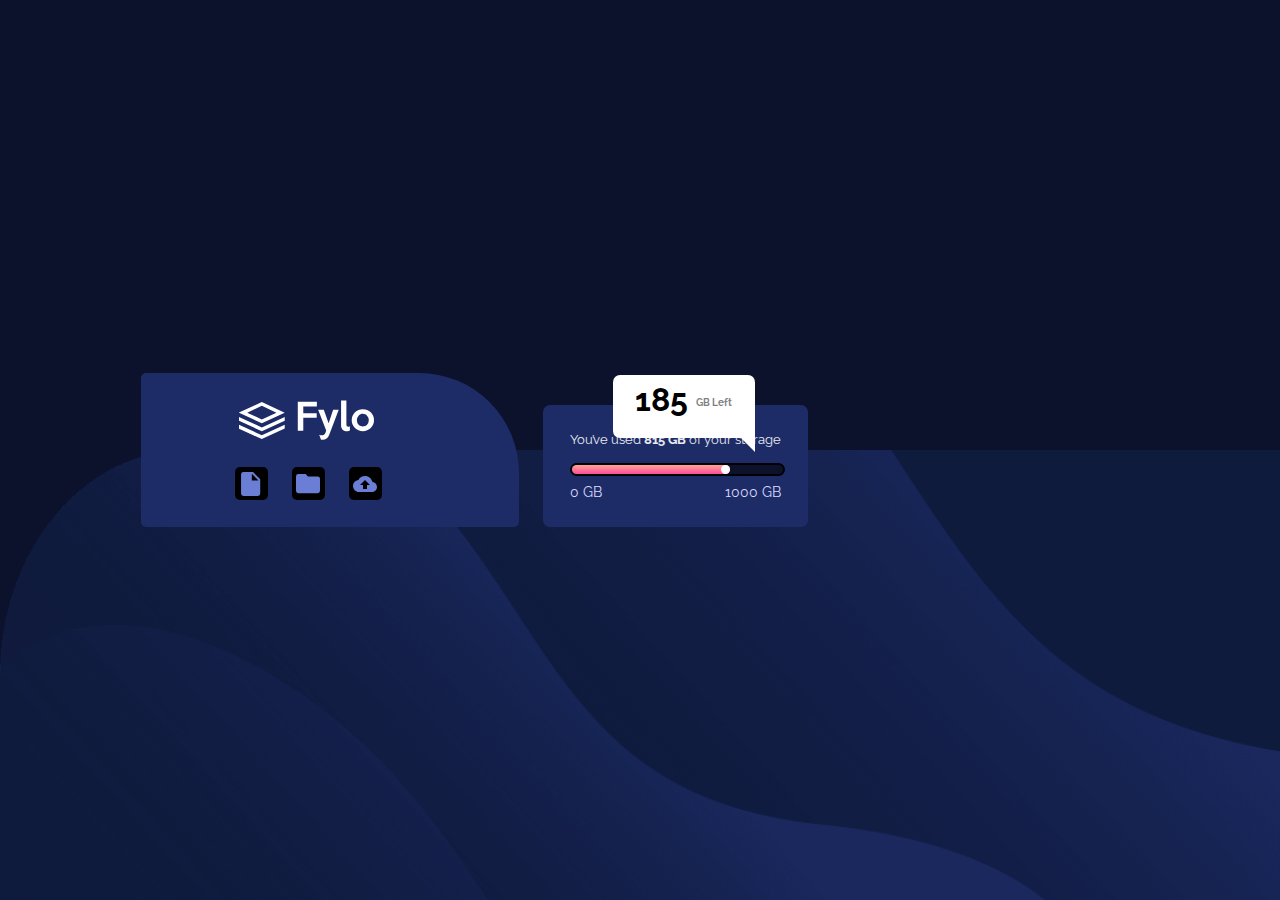
<file: index.html>
<!DOCTYPE html>
<html lang="en">
<head>
  <meta charset="UTF-8">
  <meta name="viewport" content="width=device-width, initial-scale=1.0"> 

  <link rel="icon" type="image/png" sizes="32x32" href="./images/favicon-32x32.png">
  <link rel="stylesheet" href="style.css"/>
  
  <title>Frontend Mentor | Fylo data storage component</title>
</head>
<body>
    <div class="container">
        <div class="icon-container">
            <div class="logo">
                <img src="./images/logo.svg" alt="logo"/>
            </div>
            <div class="icons">
                <div class="document marg bg">
                    <img src="./images/icon-document.svg" alt="document"/>
                </div>
                <div class="folder marg bg">
                    <img src="./images/icon-folder.svg" alt="folder"/>
                </div>
                <div class="upload marg bg">
                    <img src="./images/icon-upload.svg" alt="upload"/>
                </div>
            </div>

        </div>
        <div class="text-container">
            <div class="message">
                You’ve used <span class="number">815 GB</span> of your storage
            </div>
            <div class="progress-container">
                <div class="bar-container">
                    <div class="inside-bar">
                        <div class="circle"></div>
                    </div>
                </div>
                <div class="git">
                    <div>0 GB</div>
                    <div>1000 GB</div>
                </div>
                <div class="left-value">
                    <div class="triangle">
                    185 <span>GB Left</span>
                </div>
                </div>
            </div>
        </div>
    </div>  
</body>
</html>
</file>
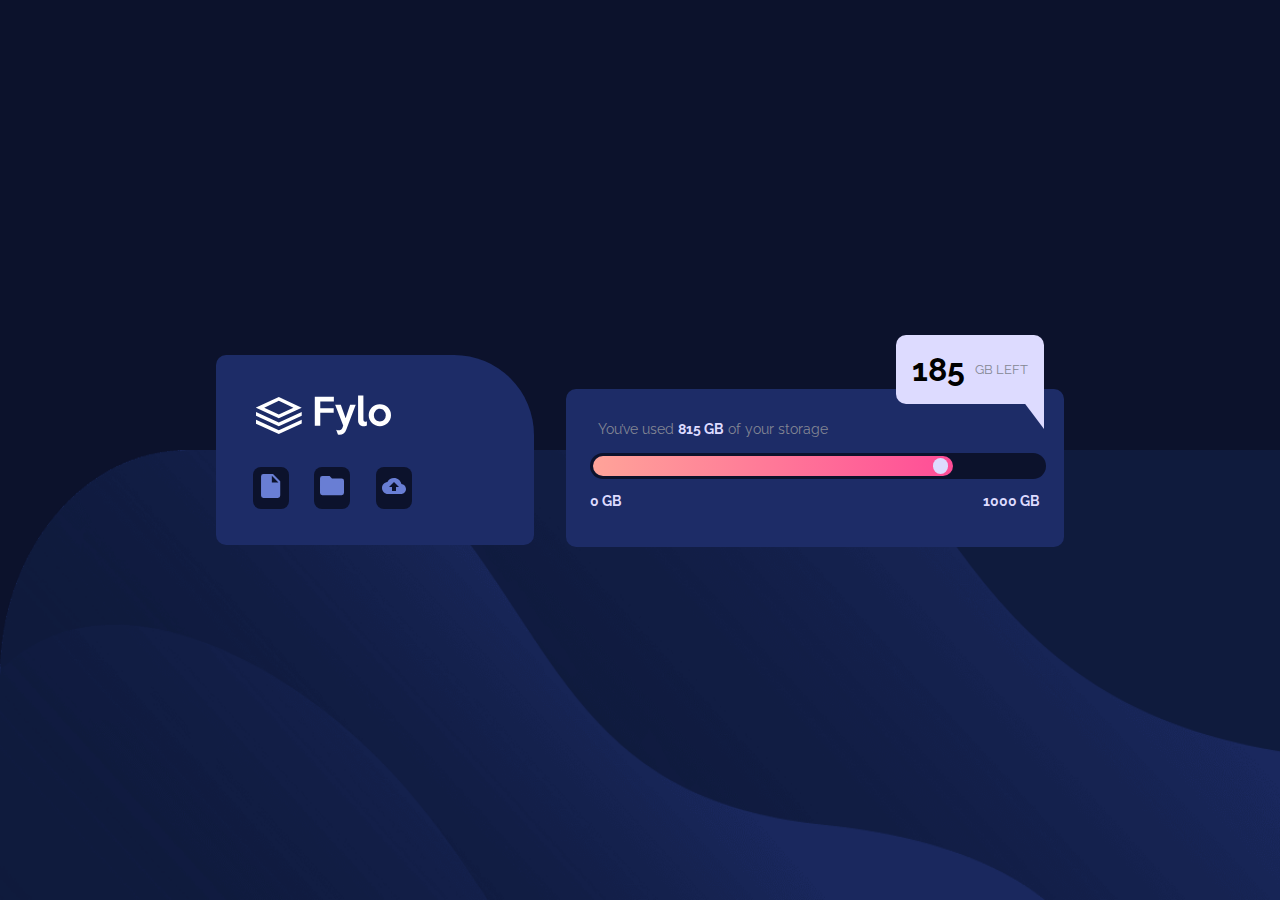
<file: index2.html>
<!DOCTYPE html>
<html lang="en">
<head>
    <meta charset="UTF-8">
    <meta http-equiv="X-UA-Compatible" content="IE=edge">
    <meta name="viewport" content="width=device-width, initial-scale=1.0">
    <link rel="stylesheet" href="index2.css">
    <title>Document</title>
</head>
<body>
    <div class="wrapper">
        <div class="content-media">
          <div class="logo">
            <img src="images/logo.svg" alt="logo">
          </div>
          <div class="options">
            <ul>
              <li>
                <a href="#">
                  <img src="images/icon-document.svg" alt="icon-document">
                </a>
              </li>
              <li>
                <a href="#">
                  <img src="images/icon-folder.svg" alt="icon-folder">
                </a>
              </li>
              <li>
                <a href="#">
                  <img src="images/icon-upload.svg" alt="icon-upload">
                </a>
              </li>
            </ul>
            
          </div>
        </div> <!--end content media-->
        <div class="content-progress">
          <div class="text">You’ve used <strong>815 GB</strong> of your storage</div>
          <div class="progress-container">
           
            <div class="progress-bar">
              <div class="content">
                <div class="circle"></div> <!--maybe-->
              </div>
            </div>
            <div class="gigas">
              <p>0 GB</p>
              <p>1000 GB</p>
            </div>
          </div>
          <div class="alert">
            185 <small>GB Left</small>
          </div>
        </div> <!--end content progress-->
</body>
</html>
</file>
<file: style.css>
@import url('https://fonts.googleapis.com/css2?family=Raleway:wght@400;700&display=swap');
*{
    margin: 0;
    padding: 0;
}




body {
    background-image: url(./images/bg-desktop.png);
    background-color: hsl(229, 57%, 11%);
    background-repeat: no-repeat;
    background-position: center bottom;
    background-size: 100% 50%;
    /* height: 100%;
     */
    display: flex;
    align-items: center;
    justify-content: center;
    height: 100vh;
    font-family: 'Raleway', sans-serif;;
    font-size: 14px;

}
.container {
    width: 78%;
    display: flex;
    gap: 1.5rem;
}
.icon-container {
    display: flex;
    flex-direction: column;
    justify-content: center;
    align-items: center;
    background-color: hsl(228, 56%, 26%);
    border-radius: 5px 100px 5px 5px;
    width: 30%;
    padding: 1.7rem 3.9rem 1.7rem 1rem;
}

.icons {
    display: flex;
    flex-direction: row;
    justify-content: center;
    align-items: center;
    margin-left: 1.7rem;
}
/* .bg {
    ba
} */
.marg {
    margin-right: 1.5rem;
    margin-top: 1.5rem;
    background-color: black;
    width: 33px;
    height: 33px;
    display: flex;
    justify-content: center;
    align-items: center;
    border-radius: 5px;
    
}
.text-container {
    background-color: hsl(228, 56%, 26%);
    max-width: 750px;
    /* display: flex;
    flex-direction: column;
    justify-content: flex-end;
    align-items: center; */
    /* margin-top: 4rem; */
    position: relative;
    align-self: flex-end;
    padding: 1.7rem;
    border-radius: 7px;
    /* 
    justify-self: ; */
}
.message {
    /* margin-top: 2.4rem; */
    margin-bottom: 1rem;
    color: white;
    opacity: .9;
    font-size: 13px;
   
}
 .text-container .message .number  {
    font-weight: 700;
}
.bar-container {
    width: 100%;
    /* height: -50px; */
    border: 2px solid;
    padding: .001rem 0;
    border-radius: 10px;
    background-color: hsl(229, 57%, 11%);
}
 .bar-container  .inside-bar {
    width: 75%;
    height: 70%;
    background-image: linear-gradient(hsl(6, 100%, 80%) , hsl(335, 100%, 65%));
    display: flex;
    justify-content: flex-end;
    border-radius: 10px;
}
.circle {
    width: 5px;
    height: 5px;
    background-color: white;
    border: 2px solid white;
    border-radius: 50px;
    
}
.git {
    display: flex;
    justify-content: space-between;
    margin-top: .5rem;
    color: hsl(243, 100%, 93%);
}
.left-value {
    content: "";
    position: absolute;
    width: 130px;
    height: 50px;
    top: 0;
    right: 0;
    margin-right: 3.3rem;
    background-color: white;
    font-size: 2rem;
    font-weight: 700;
    padding: .4rem;
    text-align: center;
    margin-top: -30px;
    border-radius: 7px;

}
.left-value span {
    font-size: 10px;
    text-align: start;
    vertical-align: middle;
    opacity: .5;
    
}
.triangle {
    position: relative;
}
.triangle::after {
    content: "";
    width: 0;
    height: 0;
    position: absolute;
    border-top: 17px solid transparent;
    border-bottom: 17px solid transparent;
    border-right: 17px solid white;
    bottom: -92%;
    left: 91.5%;

}
@media (max-width: 760px) {
    body {
        background-image: url(./images/bg-mobile.png);
        background-repeat: no-repeat;
        background-position: top;
        background-size: cover;
    }
    .container {
        display: flex;
        flex-direction: column;
        /* width: 100%; */
        height: 100vh;
        /* margin-top: 2rem; */
        width: 100%;
        padding: 2rem 1.5rem;
    }
    .icon-container {
        width: 250px;
        margin-top: 4rem;
        /* padding: 2rem 1rem; */
        justify-content: flex-start;
        align-items: flex-start;
        padding-left: 2rem;
    }
    .icons {
        margin-left: 0;
    }
    .text-container {
        margin: 0 auto;
        width: 280px;
        height: 80px;
        margin-top: .7rem;
    }
    .message {
        text-align: center;
        font-size: 16px;
    }
    .bar-container {
        padding: .01rem 0;
        background-color: hsl(229, 57%, 11%,.5);
        border: 0px solid;
    }
    .inside-bar {
        width: 80%;
        height: 80%;
    }
    .left-value {
        margin-top: 30%;
        margin-right: 30%;
        min-width: 140px;
    }
    .git {
        font-weight: 700;
    }
    .triangle::after {
        display: none;
    }

/*making a triangle*/
/* .tem {
    width: 0rem;
    background: red;
    border: 40px solid violet;
    border-top-color: transparent;
    border-left-color: transparent;
    border-bottom-color: transparent;
} */
</file>
<file: index2.css>
@import url('https://fonts.googleapis.com/css2?family=Raleway:wght@400;700&display=swap');

:root {
    --PaleBlue: hsl(243, 100%, 93%);
    --GrayishBlue: hsl(229, 7%, 55%);
    --DarkBlue: hsl(228, 56%, 26%);
    --VeryDarkBlue: hsl(229, 57%, 11%);
    --gradient1: hsl(6, 100%, 80%);
    --gradient2: hsl(335, 100%, 65%);
}

body {
    margin: 0;
    padding: 0;
    font-family: 'Raleway', sans-serif;
    font-size: 14px;
    background-color: var(--VeryDarkBlue);
}

/* attribution */
.attribution { 
    font-size: 11px; 
    text-align: center; 
    position: fixed;
    bottom: 0;
    margin-bottom: 10px;
}
.attribution a { color: var(--PaleBlue); }


.wrapper {
    background-image: url(./images/bg-mobile.png);
    background-size: cover;
    background-repeat: no-repeat;
    height: 100vh;
    display: flex;
    flex-direction: column;
    justify-content: center;
    align-items: center;
}

/* content media */
.content-media {
    background-color: var(--DarkBlue);
    width: 270px;
    padding: 1.5rem;
    margin: 1rem;
    border-radius: 10px;
    border-top-right-radius: 80px;
}
.content-media .logo {
    margin: 1rem;
}
.content-media .options ul {
    display: flex;
    list-style: none;
    padding: 0;
    margin-bottom: 0;
}
.content-media .options ul li {
    margin: .8rem;
    background-color: var(--VeryDarkBlue);
    border-radius: 8px;
    width: 36px;
    height: 42px;
    display: flex;
    justify-content: center;
    align-items: center;
}

/* content progress */

.content-progress {
    position: relative;
    background-color: var(--DarkBlue);
    width: 270px;
    padding: 1.5rem;
    margin: 1rem;
    margin-top: 0;
    border-radius: 10px;
}

.content-progress .text {
    color: var(--GrayishBlue);
    text-align: center;
    margin: .5rem;
}
.content-progress .text strong {
    color: var(--PaleBlue);
}
.progress-container {
    position: relative;
}
.content-progress .alert  {
    position: absolute;
    display: flex; 
    align-items: center;
    background-color: var(--PaleBlue);
    padding: 1rem;
    border-radius: 10px;
    font-size: 2rem;
    font-weight: 700;
    right: 29%;

}
.content-progress .alert small {
    font-size: .8rem;
    color: var(--GrayishBlue);
    text-transform: uppercase;
    font-weight: 400;
    margin-left: 10px;
}

.progress-container .progress-bar {
    background-color: var(--VeryDarkBlue);
    width: 100%;
    height: 20px;
    border-radius: 100px;
    padding: .2rem;
    margin-top: 1rem;
} 
.progress-container .progress-bar .content {
    background-image: linear-gradient(to right, var(--gradient1), var(--gradient2));
    width: 80%;
    height: 100%;
    border-radius: 100px;
    display: flex;
    justify-content: flex-end;
    align-items: center;
}
.progress-bar .content .circle {
    height: 80%;
    width: 15px;
    background-color: var(--PaleBlue);
    border-radius: 100px;
    margin-right: 5px;
}

.progress-container .gigas {
    display: flex;
    justify-content: space-between;
}
.progress-container .gigas {
    color: var(--PaleBlue);
    font-weight: 700;
}


@media (min-width: 768px) {
    .wrapper {
        background-image: url(./images/bg-desktop.png);
        background-size: 100% 50%;
        /* background-position: 0 22rem; */
        background-position: bottom;
        flex-direction: row;
    }

    .content-progress {
        width: 450px;
        margin: 1rem;
        bottom: -2%;
    }
    .content-progress .text {
        text-align: left;
    }

    .content-progress .alert {
        top: -34%;
        right: 4%;
    }
    .content-progress .alert:before {
        content: '';
        bottom: -37%;
        left: 79.5%;
        position: absolute;
        border-top: 40px solid var(--PaleBlue);
        border-right: 0px solid transparent;
        border-left: 30px solid transparent;
    }
}
</file>
